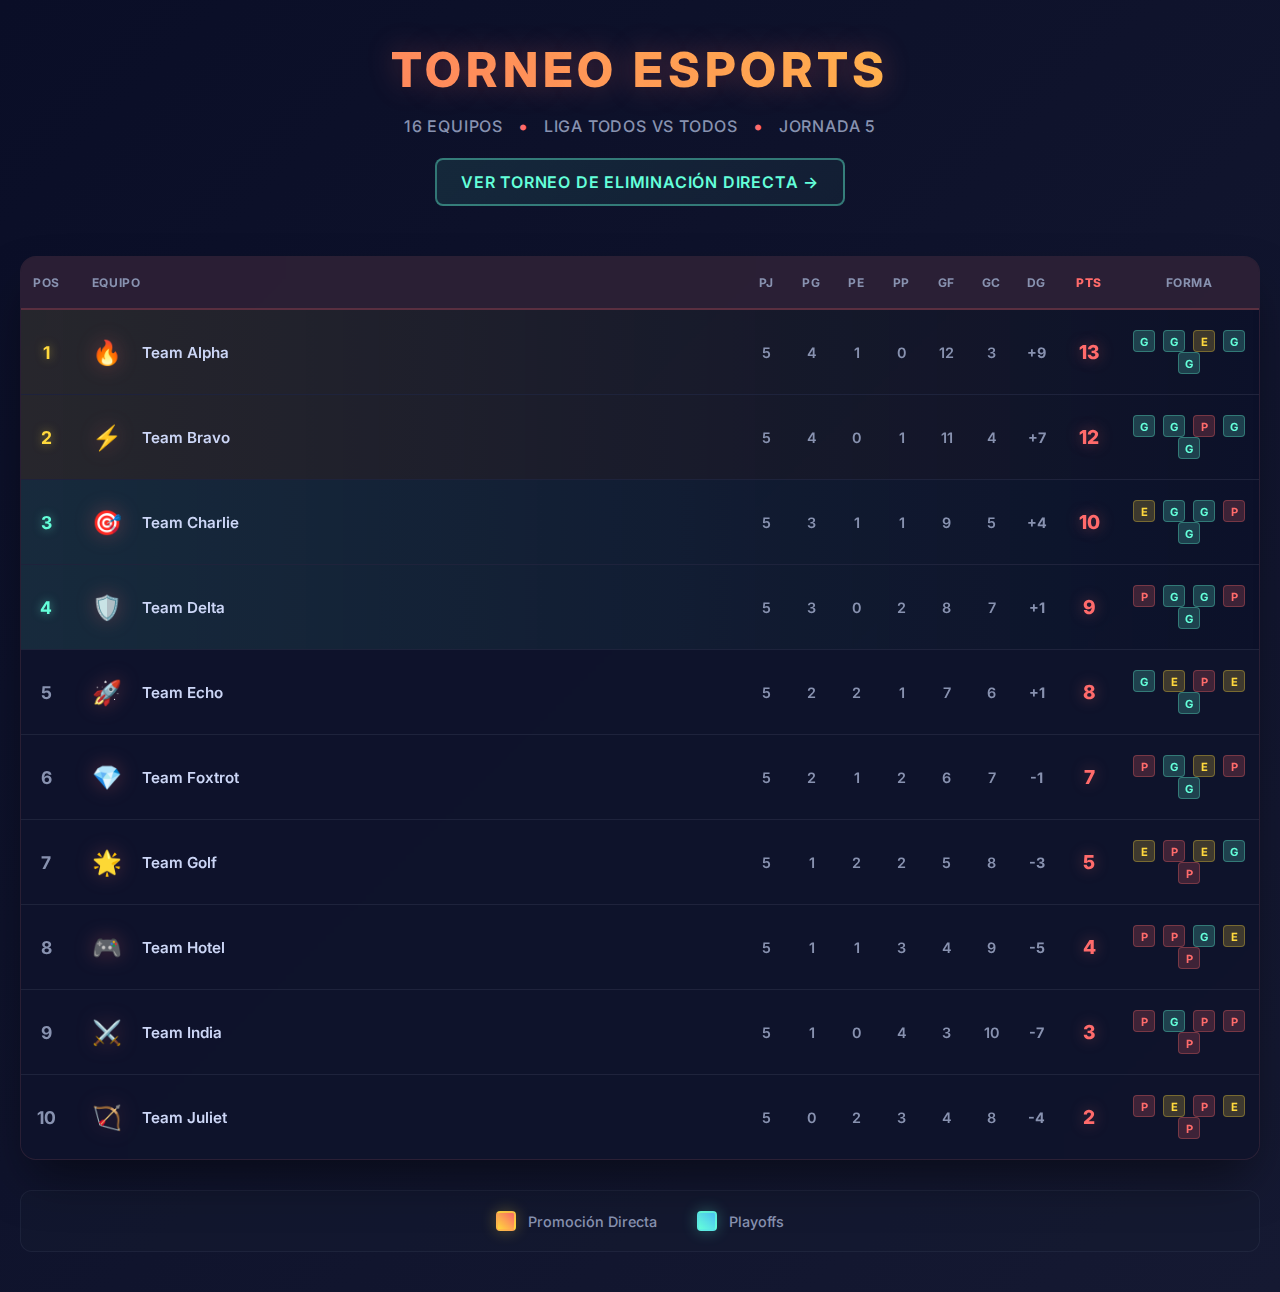
<file: index.html>
<!DOCTYPE html>
<html lang="es">
<head>
    <meta charset="UTF-8">
    <meta name="viewport" content="width=device-width, initial-scale=1.0">
    <title>Tournament Bracket - Esports</title>
    <link rel="stylesheet" href="style.css">
    <link href="https://fonts.googleapis.com/css2?family=Inter:wght@400;500;600;700&display=swap" rel="stylesheet">
</head>
<body>
    <div class="tournament-container">
        <!-- Header -->
        <div class="tournament-header">
            <h1>TORNEO ESPORTS</h1>
            <div class="tournament-info">
                <span>16 Equipos</span>
                <span>•</span>
                <span>Liga Todos vs Todos</span>
                <span>•</span>
                <span>Jornada 5</span>
            </div>
            <div class="tournament-nav">
                <a href="bracket.html" class="bracket-link">
                    Ver Torneo de Eliminación Directa →
                </a>
            </div>
        </div>

        <!-- Standings Table -->
        <div class="standings-container">
            <table class="standings-table">
                <thead>
                    <tr>
                        <th class="col-position">POS</th>
                        <th class="col-team">EQUIPO</th>
                        <th class="col-pj">PJ</th>
                        <th class="col-pg">PG</th>
                        <th class="col-pe">PE</th>
                        <th class="col-pp">PP</th>
                        <th class="col-gf">GF</th>
                        <th class="col-gc">GC</th>
                        <th class="col-dg">DG</th>
                        <th class="col-pts">PTS</th>
                        <th class="col-form">FORMA</th>
                    </tr>
                </thead>
                <tbody>
                    <!-- 1st Place -->
                    <tr class="team-row promotion">
                        <td class="position">1</td>
                        <td class="team">
                            <div class="team-info">
                                <span class="team-logo">🔥</span>
                                <span class="team-name" contenteditable="true">Team Alpha</span>
                            </div>
                        </td>
                        <td class="pj">5</td>
                        <td class="pg">4</td>
                        <td class="pe">1</td>
                        <td class="pp">0</td>
                        <td class="gf">12</td>
                        <td class="gc">3</td>
                        <td class="dg">+9</td>
                        <td class="points">13</td>
                        <td class="form">
                            <span class="form-result win">G</span>
                            <span class="form-result win">G</span>
                            <span class="form-result draw">E</span>
                            <span class="form-result win">G</span>
                            <span class="form-result win">G</span>
                        </td>
                    </tr>

                    <!-- 2nd Place -->
                    <tr class="team-row promotion">
                        <td class="position">2</td>
                        <td class="team">
                            <div class="team-info">
                                <span class="team-logo">⚡</span>
                                <span class="team-name" contenteditable="true">Team Bravo</span>
                            </div>
                        </td>
                        <td class="pj">5</td>
                        <td class="pg">4</td>
                        <td class="pe">0</td>
                        <td class="pp">1</td>
                        <td class="gf">11</td>
                        <td class="gc">4</td>
                        <td class="dg">+7</td>
                        <td class="points">12</td>
                        <td class="form">
                            <span class="form-result win">G</span>
                            <span class="form-result win">G</span>
                            <span class="form-result loss">P</span>
                            <span class="form-result win">G</span>
                            <span class="form-result win">G</span>
                        </td>
                    </tr>

                    <!-- 3rd Place -->
                    <tr class="team-row playoff">
                        <td class="position">3</td>
                        <td class="team">
                            <div class="team-info">
                                <span class="team-logo">🎯</span>
                                <span class="team-name" contenteditable="true">Team Charlie</span>
                            </div>
                        </td>
                        <td class="pj">5</td>
                        <td class="pg">3</td>
                        <td class="pe">1</td>
                        <td class="pp">1</td>
                        <td class="gf">9</td>
                        <td class="gc">5</td>
                        <td class="dg">+4</td>
                        <td class="points">10</td>
                        <td class="form">
                            <span class="form-result draw">E</span>
                            <span class="form-result win">G</span>
                            <span class="form-result win">G</span>
                            <span class="form-result loss">P</span>
                            <span class="form-result win">G</span>
                        </td>
                    </tr>

                    <!-- 4th Place -->
                    <tr class="team-row playoff">
                        <td class="position">4</td>
                        <td class="team">
                            <div class="team-info">
                                <span class="team-logo">🛡️</span>
                                <span class="team-name" contenteditable="true">Team Delta</span>
                            </div>
                        </td>
                        <td class="pj">5</td>
                        <td class="pg">3</td>
                        <td class="pe">0</td>
                        <td class="pp">2</td>
                        <td class="gf">8</td>
                        <td class="gc">7</td>
                        <td class="dg">+1</td>
                        <td class="points">9</td>
                        <td class="form">
                            <span class="form-result loss">P</span>
                            <span class="form-result win">G</span>
                            <span class="form-result win">G</span>
                            <span class="form-result loss">P</span>
                            <span class="form-result win">G</span>
                        </td>
                    </tr>

                    <!-- 5th Place -->
                    <tr class="team-row">
                        <td class="position">5</td>
                        <td class="team">
                            <div class="team-info">
                                <span class="team-logo">🚀</span>
                                <span class="team-name" contenteditable="true">Team Echo</span>
                            </div>
                        </td>
                        <td class="pj">5</td>
                        <td class="pg">2</td>
                        <td class="pe">2</td>
                        <td class="pp">1</td>
                        <td class="gf">7</td>
                        <td class="gc">6</td>
                        <td class="dg">+1</td>
                        <td class="points">8</td>
                        <td class="form">
                            <span class="form-result win">G</span>
                            <span class="form-result draw">E</span>
                            <span class="form-result loss">P</span>
                            <span class="form-result draw">E</span>
                            <span class="form-result win">G</span>
                        </td>
                    </tr>

                    <!-- 6th Place -->
                    <tr class="team-row">
                        <td class="position">6</td>
                        <td class="team">
                            <div class="team-info">
                                <span class="team-logo">💎</span>
                                <span class="team-name" contenteditable="true">Team Foxtrot</span>
                            </div>
                        </td>
                        <td class="pj">5</td>
                        <td class="pg">2</td>
                        <td class="pe">1</td>
                        <td class="pp">2</td>
                        <td class="gf">6</td>
                        <td class="gc">7</td>
                        <td class="dg">-1</td>
                        <td class="points">7</td>
                        <td class="form">
                            <span class="form-result loss">P</span>
                            <span class="form-result win">G</span>
                            <span class="form-result draw">E</span>
                            <span class="form-result loss">P</span>
                            <span class="form-result win">G</span>
                        </td>
                    </tr>

                    <!-- 7th Place -->
                    <tr class="team-row">
                        <td class="position">7</td>
                        <td class="team">
                            <div class="team-info">
                                <span class="team-logo">🌟</span>
                                <span class="team-name" contenteditable="true">Team Golf</span>
                            </div>
                        </td>
                        <td class="pj">5</td>
                        <td class="pg">1</td>
                        <td class="pe">2</td>
                        <td class="pp">2</td>
                        <td class="gf">5</td>
                        <td class="gc">8</td>
                        <td class="dg">-3</td>
                        <td class="points">5</td>
                        <td class="form">
                            <span class="form-result draw">E</span>
                            <span class="form-result loss">P</span>
                            <span class="form-result draw">E</span>
                            <span class="form-result win">G</span>
                            <span class="form-result loss">P</span>
                        </td>
                    </tr>

                    <!-- 8th Place -->
                    <tr class="team-row">
                        <td class="position">8</td>
                        <td class="team">
                            <div class="team-info">
                                <span class="team-logo">🎮</span>
                                <span class="team-name" contenteditable="true">Team Hotel</span>
                            </div>
                        </td>
                        <td class="pj">5</td>
                        <td class="pg">1</td>
                        <td class="pe">1</td>
                        <td class="pp">3</td>
                        <td class="gf">4</td>
                        <td class="gc">9</td>
                        <td class="dg">-5</td>
                        <td class="points">4</td>
                        <td class="form">
                            <span class="form-result loss">P</span>
                            <span class="form-result loss">P</span>
                            <span class="form-result win">G</span>
                            <span class="form-result draw">E</span>
                            <span class="form-result loss">P</span>
                        </td>
                    </tr>

                    <!-- 9th Place -->
                    <tr class="team-row">
                        <td class="position">9</td>
                        <td class="team">
                            <div class="team-info">
                                <span class="team-logo">⚔️</span>
                                <span class="team-name" contenteditable="true">Team India</span>
                            </div>
                        </td>
                        <td class="pj">5</td>
                        <td class="pg">1</td>
                        <td class="pe">0</td>
                        <td class="pp">4</td>
                        <td class="gf">3</td>
                        <td class="gc">10</td>
                        <td class="dg">-7</td>
                        <td class="points">3</td>
                        <td class="form">
                            <span class="form-result loss">P</span>
                            <span class="form-result win">G</span>
                            <span class="form-result loss">P</span>
                            <span class="form-result loss">P</span>
                            <span class="form-result loss">P</span>
                        </td>
                    </tr>

                    <!-- 10th Place -->
                    <tr class="team-row">
                        <td class="position">10</td>
                        <td class="team">
                            <div class="team-info">
                                <span class="team-logo">🏹</span>
                                <span class="team-name" contenteditable="true">Team Juliet</span>
                            </div>
                        </td>
                        <td class="pj">5</td>
                        <td class="pg">0</td>
                        <td class="pe">2</td>
                        <td class="pp">3</td>
                        <td class="gf">4</td>
                        <td class="gc">8</td>
                        <td class="dg">-4</td>
                        <td class="points">2</td>
                        <td class="form">
                            <span class="form-result loss">P</span>
                            <span class="form-result draw">E</span>
                            <span class="form-result loss">P</span>
                            <span class="form-result draw">E</span>
                            <span class="form-result loss">P</span>
                        </td>
                    </tr>
                </tbody>
            </table>
        </div>

        <!-- Legend -->
        <div class="legend">
            <div class="legend-item">
                <div class="legend-color promotion"></div>
                <span>Promoción Directa</span>
            </div>
            <div class="legend-item">
                <div class="legend-color playoff"></div>
                <span>Playoffs</span>
            </div>
        </div>
    </div>

    <script src="script.js"></script>
</body>
</html>
</file>
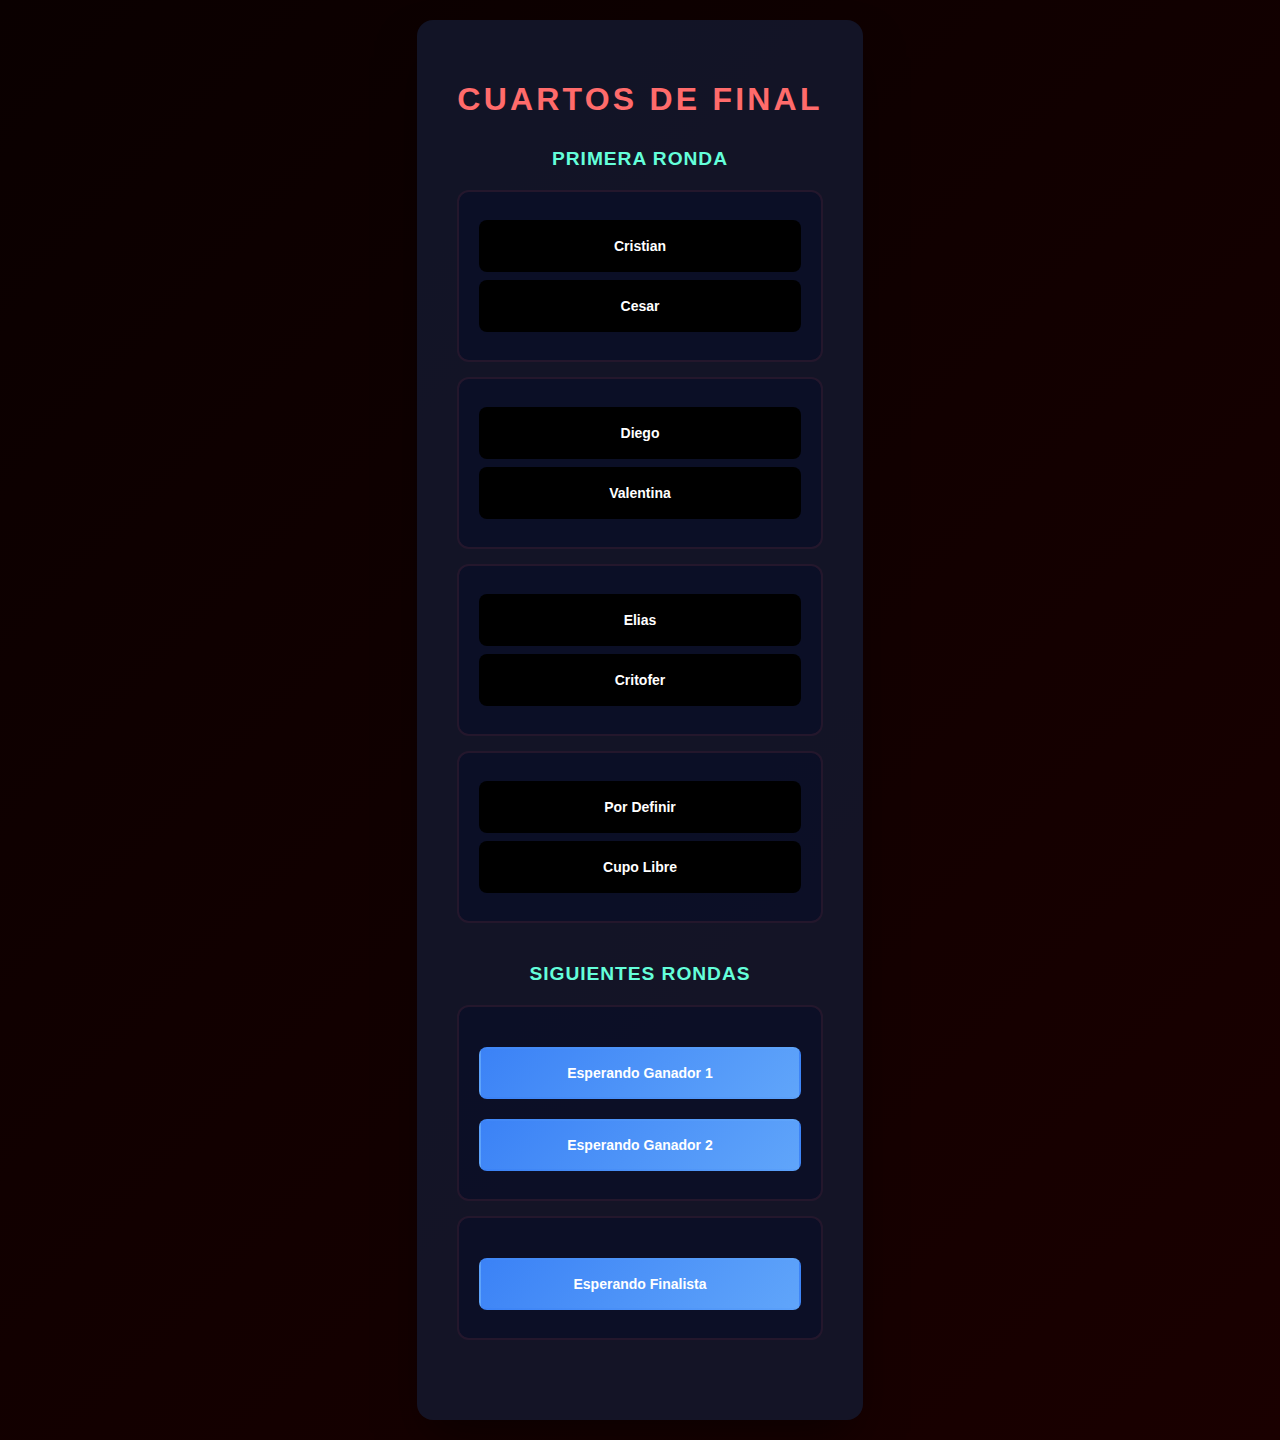
<file: test_bracket.html>
<!DOCTYPE html>
<html lang="es">
<head>
    <meta charset="UTF-8">
    <meta name="viewport" content="width=device-width, initial-scale=1.0">
    <title>Working Tournament Bracket</title>
    <style>
        body {
            background: linear-gradient(135deg, #0A0000 0%, #1A0000 100%);
            min-height: 100vh;
            font-family: "Segoe UI", Tahoma, Geneva, Verdana, sans-serif;
            margin: 0;
            padding: 20px;
            display: flex;
            justify-content: center;
            align-items: center;
        }

        .tournament-container {
            background: rgba(20, 25, 47, 0.8);
            border-radius: 16px;
            padding: 40px;
            box-shadow: 0 25px 50px -12px rgba(0, 0, 0, 0.5);
        }

        .tournament-title {
            text-align: center;
            color: #ff6b6b;
            font-size: 2rem;
            margin-bottom: 30px;
            text-transform: uppercase;
            letter-spacing: 0.1em;
        }

        .round {
            margin-bottom: 40px;
        }

        .round-title {
            color: #64ffda;
            font-size: 1.2rem;
            margin-bottom: 20px;
            text-align: center;
            text-transform: uppercase;
            letter-spacing: 0.05em;
        }

        .matchup-pair {
            background: rgba(10, 14, 39, 0.8);
            border-radius: 12px;
            padding: 20px;
            margin-bottom: 15px;
            border: 2px solid rgba(255, 107, 107, 0.1);
            transition: all 0.3s ease;
        }

        .matchup-pair:hover {
            border-color: rgba(255, 107, 107, 0.3);
            transform: translateX(5px);
        }

        .player {
            background: #000000;
            border-radius: 8px;
            padding: 16px 24px;
            margin: 8px 0;
            color: #ffffff;
            font-weight: 600;
            font-size: 14px;
            text-align: center;
            min-width: 140px;
            cursor: pointer;
            transition: all 0.3s ease;
            border: 2px solid transparent;
            position: relative;
            overflow: hidden;
        }

        .player:before {
            content: "";
            position: absolute;
            top: 0;
            left: -100%;
            width: 100%;
            height: 100%;
            background: linear-gradient(90deg, transparent, rgba(255, 255, 255, 0.3), transparent);
            transition: left 0.5s ease;
        }

        .player:hover, .player:focus {
            transform: translateY(-2px);
            box-shadow: 0 4px 15px rgba(0, 0, 0, 0.3);
            border-color: rgba(100, 255, 218, 0.4);
        }

        .player:hover:before {
            left: 100%;
        }

        .player.winner {
            background: linear-gradient(135deg, #10b981, #34d399) !important;
            color: white !important;
            font-weight: bold !important;
            transform: scale(1.05) !important;
            box-shadow: 0 4px 15px rgba(16, 185, 129, 0.4) !important;
            border: 2px solid #10b981 !important;
        }

        .player.eliminated {
            opacity: 0.5 !important;
            text-decoration: line-through !important;
            background-color: #222 !important;
            color: #9ca3af !important;
            transform: scale(0.95) !important;
        }

        .player.eliminated:hover {
            transform: scale(0.98) !important;
            filter: brightness(0.9) !important;
        }

        .next-round-slot {
            background: linear-gradient(135deg, #3b82f6, #60a5fa) !important;
            color: white !important;
            font-weight: bold !important;
            animation: pulse 2s infinite !important;
            margin-top: 20px;
        }

        @keyframes pulse {
            0%, 100% { transform: scale(1); }
            50% { transform: scale(1.02); }
        }
    </style>
</head>
<body>
    <div class="tournament-container">
        <h1 class="tournament-title">Cuartos de Final</h1>

        <div class="round">
            <h2 class="round-title">Primera Ronda</h2>

            <!-- Matchup 1: Cristian vs Cesar -->
            <div class="matchup-pair" data-match="1">
                <div class="player" data-player="Cristian">Cristian</div>
                <div class="player" data-player="Cesar">Cesar</div>
            </div>

            <!-- Matchup 2: Diego vs Valentina -->
            <div class="matchup-pair" data-match="2">
                <div class="player" data-player="Diego">Diego</div>
                <div class="player" data-player="Valentina">Valentina</div>
            </div>

            <!-- Matchup 3: Elias vs Critofer -->
            <div class="matchup-pair" data-match="3">
                <div class="player" data-player="Elias">Elias</div>
                <div class="player" data-player="Critofer">Critofer</div>
            </div>

            <!-- Matchup 4: Por Definir vs Cupo Libre -->
            <div class="matchup-pair" data-match="4">
                <div class="player" data-player="Por Definir">Por Definir</div>
                <div class="player" data-player="Cupo Libre">Cupo Libre</div>
            </div>
        </div>

        <div class="round">
            <h2 class="round-title">Siguientes Rondas</h2>

            <!-- Semifinals slots -->
            <div class="matchup-pair" data-match="semifinals">
                <div class="player next-round-slot" data-slot="semifinal-1">Esperando Ganador 1</div>
                <div class="player next-round-slot" data-slot="semifinal-2">Esperando Ganador 2</div>
            </div>

            <!-- Final slot -->
            <div class="matchup-pair" data-match="final">
                <div class="player next-round-slot" data-slot="final">Esperando Finalista</div>
            </div>
        </div>
    </div>

    <script>
        class SimpleTournament {
            constructor() {
                this.winners = {};
                this.init();
            }

            init() {
                this.bindEvents();
                console.log('Tournament initialized');
            }

            bindEvents() {
                // Select all player elements in quarterfinals (not next-round-slot)
                const players = document.querySelectorAll('.matchup-pair[data-match="1"] .player, .matchup-pair[data-match="2"] .player, .matchup-pair[data-match="3"] .player, .matchup-pair[data-match="4"] .player');

                console.log(`Found ${players.length} players to bind events to`);

                players.forEach((player, index) => {
                    // Add double-click event for winner selection
                    player.addEventListener('dblclick', (e) => this.handleWinnerSelection(e));

                    console.log(`Bound double-click event to: ${player.textContent}`);
                });
            }

            handleWinnerSelection(event) {
                event.preventDefault();
                event.stopPropagation();

                const winner = event.target;
                const winnerName = winner.textContent.trim();

                console.log(`Winner selected: ${winnerName}`);

                // Don't allow selection of placeholder names
                if (winnerName === 'Por Definir' || winnerName === 'Cupo Libre' || !winnerName) {
                    console.log('Invalid player selected');
                    return;
                }

                // Find the matchup container
                const matchup = winner.closest('.matchup-pair');
                if (!matchup) {
                    console.log('No matchup found');
                    return;
                }

                // Find all players in this matchup
                const playersInMatchup = matchup.querySelectorAll('.player');
                console.log(`Found ${playersInMatchup.length} players in matchup`);

                // Reset all players in this matchup first
                playersInMatchup.forEach(player => {
                    player.classList.remove('winner', 'eliminated');
                });

                // Mark the winner
                winner.classList.add('winner');

                // Find and eliminate the opponent
                const opponent = this.findOpponent(winner, playersInMatchup);
                if (opponent) {
                    opponent.classList.add('eliminated');
                    console.log(`Eliminated: ${opponent.textContent}`);
                }

                // Store winner and advance to next round
                const matchId = matchup.dataset.match;
                this.winners[matchId] = winnerName;
                console.log(`Winner stored for match ${matchId}: ${winnerName}`);

                this.advanceToNextRound(matchId, winnerName);
            }

            findOpponent(winner, allPlayers) {
                // Return the first player that's not the winner
                for (let player of allPlayers) {
                    if (player !== winner) {
                        return player;
                    }
                }
                return null;
            }

            advanceToNextRound(matchId, winnerName) {
                console.log(`Advancing ${winnerName} from match ${matchId}`);

                // Simple advancement logic - you can customize this
                if (matchId === '1' || matchId === '2') {
                    const semifinalSlot = document.querySelector('[data-slot="semifinal-1"]');
                    if (semifinalSlot && matchId === '1') {
                        semifinalSlot.textContent = winnerName;
                        semifinalSlot.classList.remove('next-round-slot');
                    } else if (semifinalSlot && matchId === '2') {
                        const secondSlot = document.querySelector('[data-slot="semifinal-2"]');
                        if (secondSlot) {
                            secondSlot.textContent = winnerName;
                            secondSlot.classList.remove('next-round-slot');
                        }
                    }
                } else if (matchId === '3' || matchId === '4') {
                    const secondSlot = document.querySelector('[data-slot="semifinal-2"]');
                    if (secondSlot && matchId === '3') {
                        // Handle as needed
                    } else if (matchId === '4') {
                        // Handle as needed
                    }
                }
            }
        }

        // Initialize when DOM is ready
        document.addEventListener('DOMContentLoaded', function() {
            console.log('DOM ready, initializing tournament...');
            window.tournament = new SimpleTournament();
            console.log('Tournament initialized successfully');
        });

        // Debug function
        window.debugTournament = function() {
            console.log('Current winners:', window.tournament.winners);
            console.log('All player elements:', document.querySelectorAll('.player'));
        };
    </script>
</body>
</html>
</file>
<file: style.css>
/* RESET Y BASE */
* {
    margin: 0;
    padding: 0;
    box-sizing: border-box;
}

body {
    font-family: 'Inter', -apple-system, BlinkMacSystemFont, 'Segoe UI', Roboto, sans-serif;
    background: linear-gradient(135deg, #0a0e27 0%, #151932 100%);
    color: #ffffff;
    min-height: 100vh;
    overflow-x: auto;
}

/* CONTENEDOR PRINCIPAL */
.tournament-container {
    max-width: 1400px;
    margin: 0 auto;
    padding: 40px 20px;
}

/* HEADER */
.tournament-header {
    text-align: center;
    margin-bottom: 50px;
}

.tournament-header h1 {
    font-size: 3rem;
    font-weight: 800;
    text-transform: uppercase;
    letter-spacing: 0.1em;
    margin-bottom: 15px;
    background: linear-gradient(45deg, #ff6b6b, #ffd93d);
    -webkit-background-clip: text;
    -webkit-text-fill-color: transparent;
    background-clip: text;
    text-shadow: 0 0 30px rgba(255, 107, 107, 0.3);
}

.tournament-info {
    display: flex;
    justify-content: center;
    align-items: center;
    gap: 15px;
    font-size: 1rem;
    color: #8892b0;
    text-transform: uppercase;
    letter-spacing: 0.05em;
    font-weight: 500;
}

.tournament-info span:nth-child(2),
.tournament-info span:nth-child(4) {
    color: #ff6b6b;
    font-size: 1.2rem;
}

/* Tournament Navigation */
.tournament-nav {
    margin-top: 20px;
    text-align: center;
}

.bracket-link {
    display: inline-flex;
    align-items: center;
    gap: 8px;
    color: #64ffda;
    text-decoration: none;
    font-weight: 600;
    font-size: 1rem;
    padding: 12px 24px;
    border: 2px solid rgba(100, 255, 218, 0.4);
    border-radius: 8px;
    transition: all 0.3s ease;
    background: linear-gradient(135deg, rgba(100, 255, 218, 0.1), rgba(100, 255, 218, 0.05));
    text-transform: uppercase;
    letter-spacing: 0.05em;
    position: relative;
    overflow: hidden;
}

.bracket-link::before {
    content: '';
    position: absolute;
    top: 0;
    left: -100%;
    width: 100%;
    height: 100%;
    background: linear-gradient(90deg, transparent, rgba(100, 255, 218, 0.2), transparent);
    transition: left 0.5s ease;
}

.bracket-link:hover::before {
    left: 100%;
}

.bracket-link:hover {
    background: linear-gradient(135deg, rgba(100, 255, 218, 0.2), rgba(100, 255, 218, 0.1));
    border-color: #64ffda;
    transform: translateY(-2px);
    box-shadow: 0 8px 25px rgba(100, 255, 218, 0.4);
    color: #ffffff;
}

/* STANDINGS CONTAINER */
.standings-container {
    background: rgba(20, 25, 47, 0.8);
    border-radius: 16px;
    overflow: hidden;
    box-shadow: 0 25px 50px -12px rgba(0, 0, 0, 0.5);
    border: 1px solid rgba(255, 107, 107, 0.1);
    backdrop-filter: blur(10px);
}

/* STANDINGS TABLE */
.standings-table {
    width: 100%;
    border-collapse: collapse;
    font-size: 0.9rem;
}

/* TABLE HEAD */
.standings-table thead {
    background: rgba(255, 107, 107, 0.1);
    border-bottom: 2px solid rgba(255, 107, 107, 0.3);
}

.standings-table th {
    padding: 18px 12px;
    text-align: center;
    font-weight: 700;
    font-size: 0.75rem;
    text-transform: uppercase;
    letter-spacing: 0.05em;
    color: #8892b0;
    position: relative;
}

.standings-table th.col-team {
    text-align: left;
    padding-left: 20px;
}

.standings-table th.col-pts {
    color: #ff6b6b;
    font-weight: 800;
}

/* TABLE BODY */
.standings-table tbody {
    background: rgba(10, 14, 39, 0.5);
}

.team-row {
    border-bottom: 1px solid rgba(136, 146, 176, 0.1);
    transition: all 0.3s ease;
    position: relative;
}

.team-row:hover {
    background: rgba(255, 107, 107, 0.05);
    transform: translateX(2px);
}

.team-row:last-child {
    border-bottom: none;
}

/* POSITION COLUMN */
.position {
    width: 50px;
    text-align: center;
    font-weight: 700;
    font-size: 1.1rem;
    padding: 20px 12px;
    color: #8892b0;
}

.team-row.promotion .position {
    color: #ffd93d;
    text-shadow: 0 0 10px rgba(255, 217, 61, 0.5);
}

.team-row.playoff .position {
    color: #64ffda;
    text-shadow: 0 0 10px rgba(100, 255, 218, 0.5);
}

/* TEAM COLUMN */
.team {
    text-align: left;
    padding: 20px 12px 20px 20px;
    min-width: 200px;
}

.team-info {
    display: flex;
    align-items: center;
    gap: 12px;
}

.team-logo {
    font-size: 1.5rem;
    filter: drop-shadow(0 0 10px rgba(255, 107, 107, 0.3));
}

.team-name {
    font-weight: 600;
    font-size: 0.95rem;
    color: #ccd6f6;
    padding: 4px 8px;
    border-radius: 4px;
    transition: all 0.2s ease;
    flex: 1;
}

.team-name:focus {
    outline: none;
    background: rgba(255, 107, 107, 0.1);
    color: #ffffff;
}

.team-name:empty:before {
    content: 'Equipo';
    color: #64748b;
    font-style: italic;
}

/* STATS COLUMNS */
.pj, .pg, .pe, .pp, .gf, .gc, .dg {
    width: 45px;
    text-align: center;
    padding: 20px 8px;
    font-weight: 600;
    color: #8892b0;
    font-size: 0.9rem;
}

.dg {
    font-weight: 700;
}

.dg:contains('+') {
    color: #64ffda;
}

/* POINTS COLUMN */
.points {
    width: 60px;
    text-align: center;
    font-weight: 800;
    font-size: 1.2rem;
    padding: 20px 8px;
    color: #ff6b6b;
    text-shadow: 0 0 15px rgba(255, 107, 107, 0.4);
}

/* FORM COLUMN */
.form {
    width: 140px;
    padding: 20px 12px;
    text-align: center;
}

.form-result {
    display: inline-block;
    width: 22px;
    height: 22px;
    line-height: 22px;
    text-align: center;
    border-radius: 4px;
    font-weight: 700;
    font-size: 0.7rem;
    margin: 0 2px;
    text-transform: uppercase;
}

.form-result.win {
    background: rgba(100, 255, 218, 0.2);
    color: #64ffda;
    border: 1px solid rgba(100, 255, 218, 0.3);
}

.form-result.draw {
    background: rgba(255, 217, 61, 0.2);
    color: #ffd93d;
    border: 1px solid rgba(255, 217, 61, 0.3);
}

.form-result.loss {
    background: rgba(255, 107, 107, 0.2);
    color: #ff6b6b;
    border: 1px solid rgba(255, 107, 107, 0.3);
}

/* SPECIAL ROWS */
.team-row.promotion {
    background: linear-gradient(90deg, rgba(255, 217, 61, 0.1) 0%, rgba(10, 14, 39, 0.5) 100%);
}

.team-row.promotion:hover {
    background: linear-gradient(90deg, rgba(255, 217, 61, 0.15) 0%, rgba(255, 107, 107, 0.05) 100%);
}

.team-row.playoff {
    background: linear-gradient(90deg, rgba(100, 255, 218, 0.1) 0%, rgba(10, 14, 39, 0.5) 100%);
}

.team-row.playoff:hover {
    background: linear-gradient(90deg, rgba(100, 255, 218, 0.15) 0%, rgba(255, 107, 107, 0.05) 100%);
}

/* LEGEND */
.legend {
    display: flex;
    justify-content: center;
    gap: 40px;
    margin-top: 30px;
    padding: 20px;
    background: rgba(20, 25, 47, 0.5);
    border-radius: 12px;
    border: 1px solid rgba(136, 146, 176, 0.1);
}

.legend-item {
    display: flex;
    align-items: center;
    gap: 12px;
    font-size: 0.9rem;
    color: #8892b0;
    font-weight: 500;
}

.legend-color {
    width: 20px;
    height: 20px;
    border-radius: 4px;
    border: 2px solid transparent;
}

.legend-color.promotion {
    background: linear-gradient(45deg, #ffd93d, #ff6b6b);
    border-color: rgba(255, 217, 61, 0.5);
    box-shadow: 0 0 15px rgba(255, 217, 61, 0.3);
}

.legend-color.playoff {
    background: linear-gradient(45deg, #64ffda, #4fc3f7);
    border-color: rgba(100, 255, 218, 0.5);
    box-shadow: 0 0 15px rgba(100, 255, 218, 0.3);
}

/* Responsive Design */
@media (max-width: 1200px) {
    .tournament-container {
        padding: 20px 15px;
    }

    .tournament-header h1 {
        font-size: 2.5rem;
    }

    .standings-table {
        font-size: 0.8rem;
    }

    .form {
        width: 120px;
    }

    .form-result {
        width: 20px;
        height: 20px;
        line-height: 20px;
        font-size: 0.65rem;
    }
}

@media (max-width: 768px) {
    .tournament-header h1 {
        font-size: 2rem;
    }

    .tournament-info {
        flex-wrap: wrap;
        gap: 10px;
        font-size: 0.85rem;
    }

    .standings-table {
        font-size: 0.75rem;
    }

    .team-name {
        font-size: 0.85rem;
    }

    .points {
        font-size: 1rem;
        width: 50px;
    }

    .form {
        display: none;
    }

    .standings-table th.col-form,
    .standings-table td.form {
        display: none;
    }

    .legend {
        flex-direction: column;
        gap: 15px;
        align-items: center;
    }
}

/* Loading animations */
@keyframes slideInFromLeft {
    0% {
        opacity: 0;
        transform: translateX(-30px);
    }
    100% {
        opacity: 1;
        transform: translateX(0);
    }
}

.team-row {
    animation: slideInFromLeft 0.5s ease-out;
}

.team-row:nth-child(1) { animation-delay: 0.1s; }
.team-row:nth-child(2) { animation-delay: 0.15s; }
.team-row:nth-child(3) { animation-delay: 0.2s; }
.team-row:nth-child(4) { animation-delay: 0.25s; }
.team-row:nth-child(5) { animation-delay: 0.3s; }
.team-row:nth-child(6) { animation-delay: 0.35s; }
.team-row:nth-child(7) { animation-delay: 0.4s; }
.team-row:nth-child(8) { animation-delay: 0.45s; }
.team-row:nth-child(9) { animation-delay: 0.5s; }
.team-row:nth-child(10) { animation-delay: 0.55s; }

/* Smooth scrolling */
html {
    scroll-behavior: smooth;
}

/* Focus styles for accessibility */
.team-name:focus {
    outline: 2px solid #ff6b6b;
    outline-offset: 2px;
}
</file>
